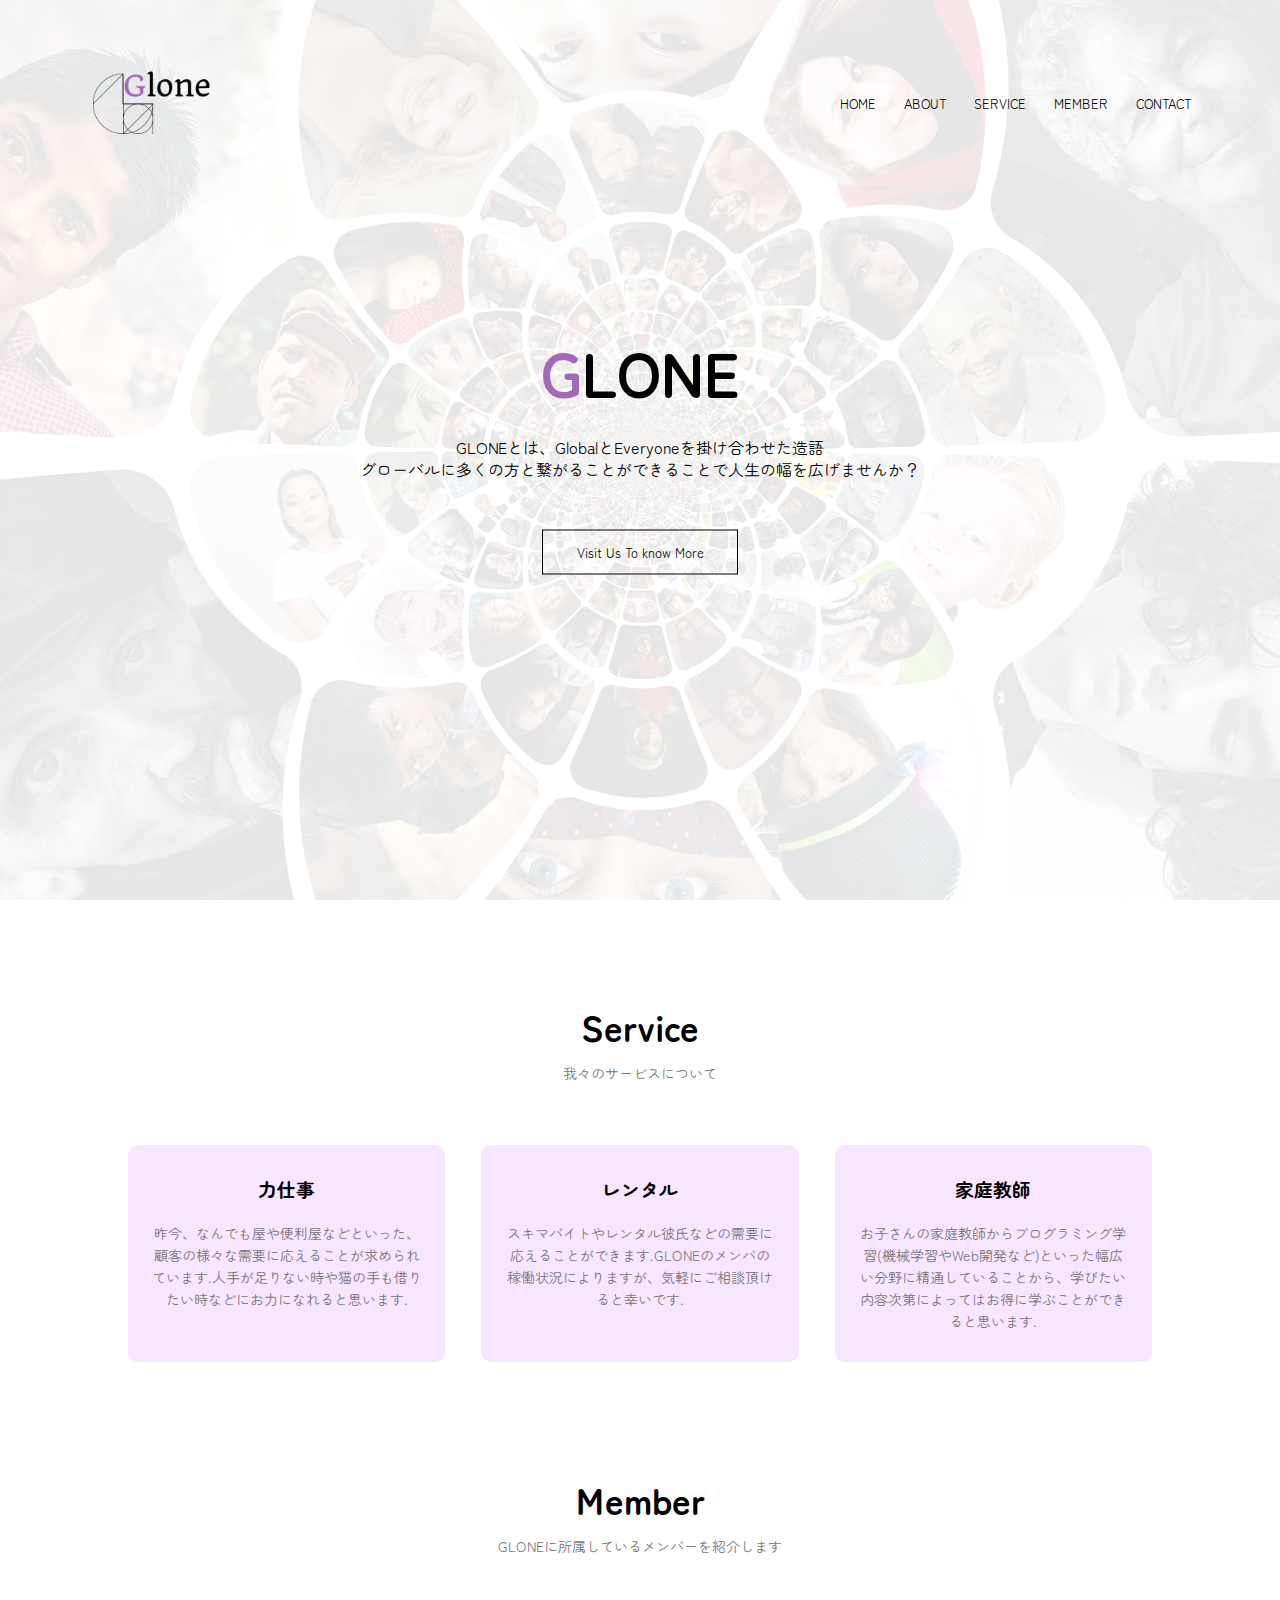
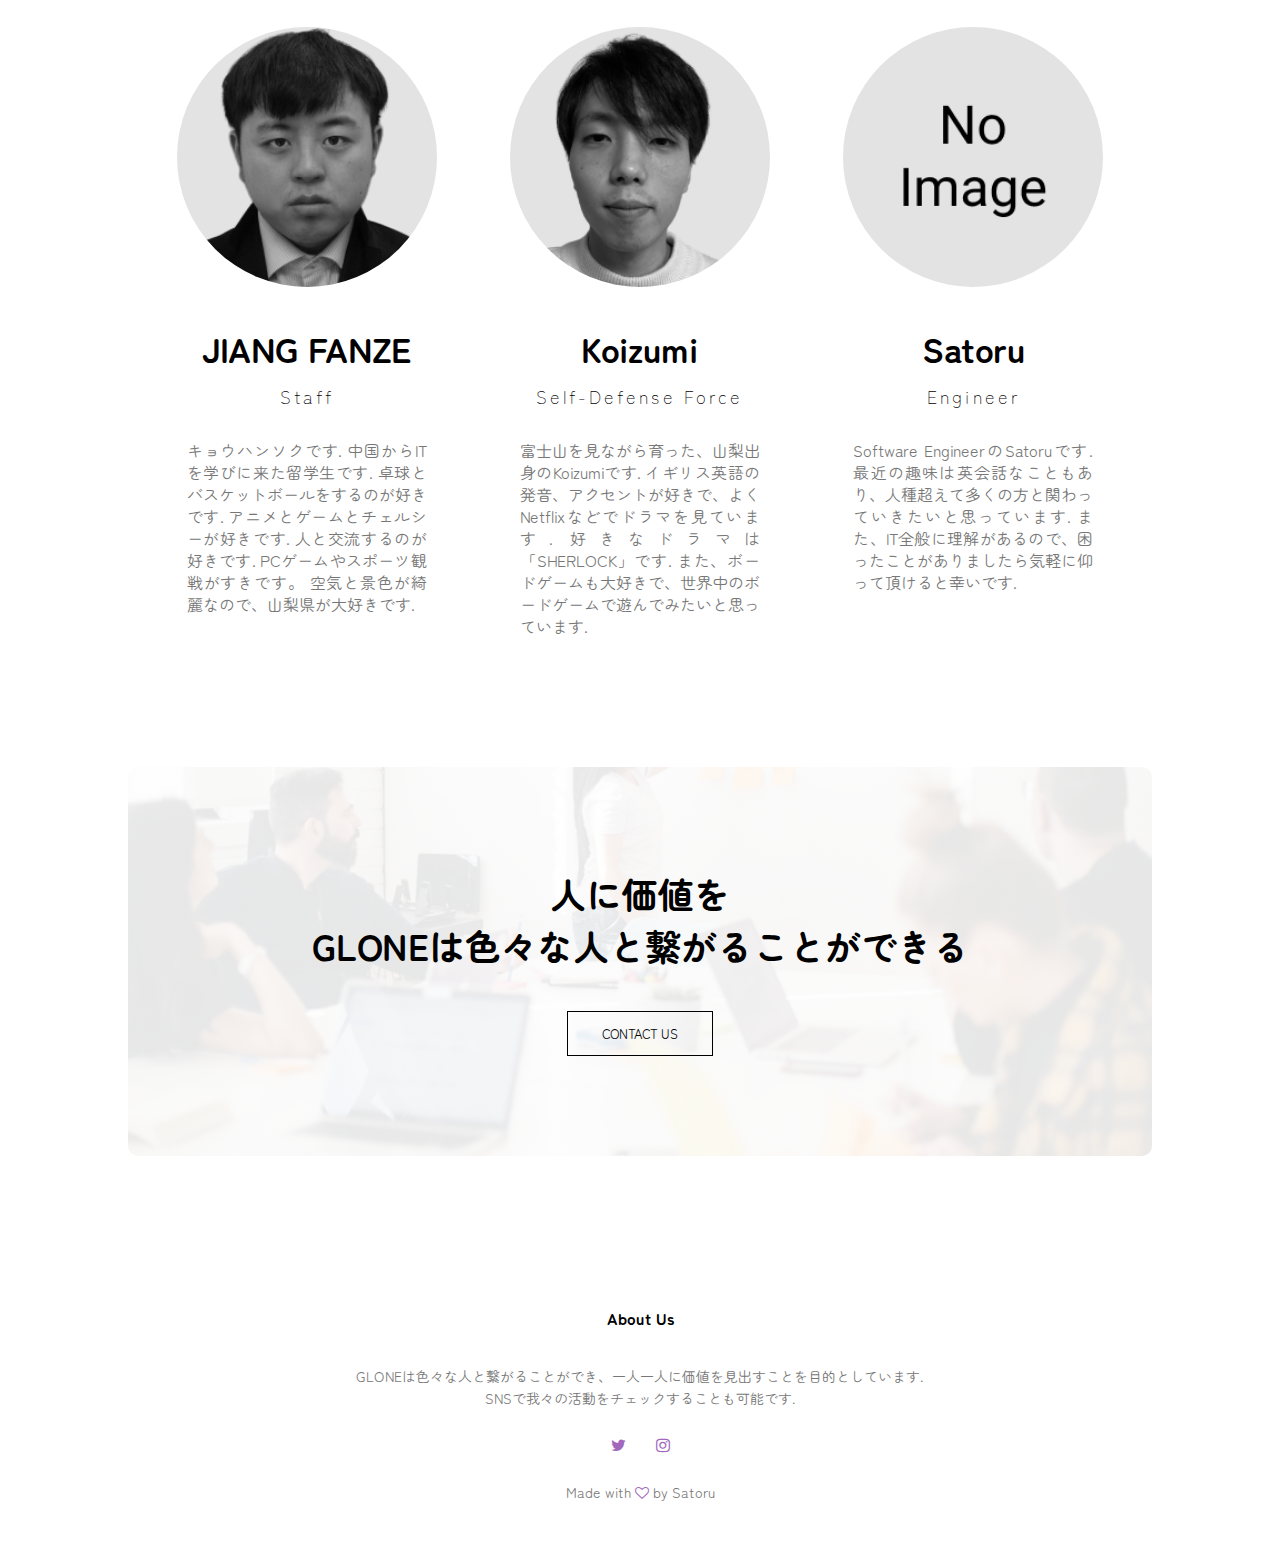
<file: index.html>
<!DOCTYPE html>
<html>
    <head>
        <meta name="viewport" content="width=device-width, initial-scale=1.0">

        <link rel="stylesheet" href="style.css">

        <link rel="preconnect" href="https://fonts.googleapis.com">
        <link rel="preconnect" href="https://fonts.gstatic.com" crossorigin>
        <link href="https://fonts.googleapis.com/css2?family=Poppins:wght@900&family=Zen+Maru+Gothic:wght@300;500;900&display=swap" rel="stylesheet">

        <link rel="stylesheet" href="https://stackpath.bootstrapcdn.com/font-awesome/4.7.0/css/font-awesome.min.css">

        <title>University Website Design - Easy Tutorials</title>
    </head>
    <body>
        
        <section class="header">
            <nav>
                <a href="index.html"><img src="images/logo.png"></a>
                <div class="nav-links" id="navLinks">
                    <i class="fa fa-times" onclick="hideMenu()"></i>
                    <ul>
                        <li><a href="index.html">HOME</a></li>
                        <li><a href="about.html">ABOUT</a></li>
                        <li><a href="service.html">SERVICE</a></li>
                        <li><a href="member.html">MEMBER</a></li>
                        <li><a href="contact.html">CONTACT</a></li>
                    </ul>
                </div>
                <i class="fa fa-bars" onclick="showMenu()"></i>
            </nav>
            <div class="text-box">
                <h1><font color="#a168bb">G</font>LONE</h1>
                <p>
                    GLONEとは、GlobalとEveryoneを掛け合わせた造語
                    <br>
                    グローバルに多くの方と繋がることができることで人生の幅を広げませんか？
                </p>
                <a href="about.html" class="hero-btn">Visit Us To know More</a>
            </div>
        </section>

        <section class="course">
            
            <h1>Service</h1>
            <p>我々のサービスについて</p>

            <div class="row">
                <div class="course-col">
                    <h3>力仕事</h3>
                    <p>
                        昨今、なんでも屋や便利屋などといった、顧客の様々な需要に応えることが求められています.人手が足りない時や猫の手も借りたい時などにお力になれると思います.
                    </p>
                </div>
                <div class="course-col">
                    <h3>レンタル</h3>
                    <p>
                        スキマバイトやレンタル彼氏などの需要に応えることができます.GLONEのメンバの稼働状況によりますが、気軽にご相談頂けると幸いです.
                    </p>
                </div>
                <div class="course-col">
                    <h3>家庭教師</h3>
                    <p>
                        お子さんの家庭教師からプログラミング学習(機械学習やWeb開発など)といった幅広い分野に精通していることから、学びたい内容次第によってはお得に学ぶことができると思います.
                    </p>
                </div>
            </div>

        </section>

        <section class="member">
            
            <h1>Member</h1>
            <p>GLONEに所属しているメンバーを紹介します</p>

            <div class="profiles">
                <div class="profile">
                    <img src="images/01.png" class="profile-img">
                    <h3 class="user-name">JIANG FANZE</h3>
                    <h5>Staff</h5>
                    <p>
                        キョウハンソクです.
                        中国からITを学びに来た留学生です.
                        卓球とバスケットボールをするのが好きです.
                        アニメとゲームとチェルシーが好きです.
                        人と交流するのが好きです.
                        PCゲームやスポーツ観戦がすきです。
                        空気と景色が綺麗なので、山梨県が大好きです.
                    </p>
                    <!-- <a href="about.html" class="hero-btn">Visit Us To know More</a> -->
                </div>
                <div class="profile">
                    <img src="images/02.png" class="profile-img">
                    <h3 class="user-name">Koizumi</h3>
                    <h5>Self-Defense Force</h5>
                    <p>
                        富士山を見ながら育った、山梨出身のKoizumiです.
                        イギリス英語の発音、アクセントが好きで、よくNetflixなどでドラマを見ています.
                        好きなドラマは「SHERLOCK」です.
                        また、ボードゲームも大好きで、世界中のボードゲームで遊んでみたいと思っています.
                    </p>
                    <!-- <a href="about.html" class="hero-btn">Visit Us To know More</a> -->
                </div>
                <div class="profile">
                    <img src="images/00.png" class="profile-img">
                    <h3 class="user-name">Satoru</h3>
                    <h5>Engineer</h5>
                    <p>
                        Software EngineerのSatoruです.
                        最近の趣味は英会話なこともあり、人種超えて多くの方と関わっていきたいと思っています.
                        また、IT全般に理解があるので、困ったことがありましたら気軽に仰って頂けると幸いです.
                    </p>
                    <!-- <a href="about.html" class="hero-btn">Visit Us To know More</a> -->
                </div>
            </div>
        </section>

        <section class="cta">

            <h1>
                人に価値を
                <br>
                GLONEは色々な人と繋がることができる
            </h1>
            <a href="contact.html" class="hero-btn">CONTACT US</a>
            

        </section>

        <section class="footer">

            <h4>About Us</h4>
            <p>
                GLONEは色々な人と繋がることができ、一人一人に価値を見出すことを目的としています.
                <br>
                SNSで我々の活動をチェックすることも可能です.
            </p>
            <div class="icons">
                <a href="https://twitter.com/hillsco73137942"><i class="fa fa-twitter"></i></a>
                <a href=""></a><i class="fa fa-instagram"></i></a>
            </div>
            <p>Made with <i class="fa fa-heart-o"></i> by Satoru</p>

        </section>

        <script>
            
            var navLinks = document.getElementById("navLinks");

            function showMenu(){
                navLinks.style.right = "0";
            }

            function hideMenu(){
                navLinks.style.right = "-200px";
            }

        </script>
    </body>
</html>
</file>
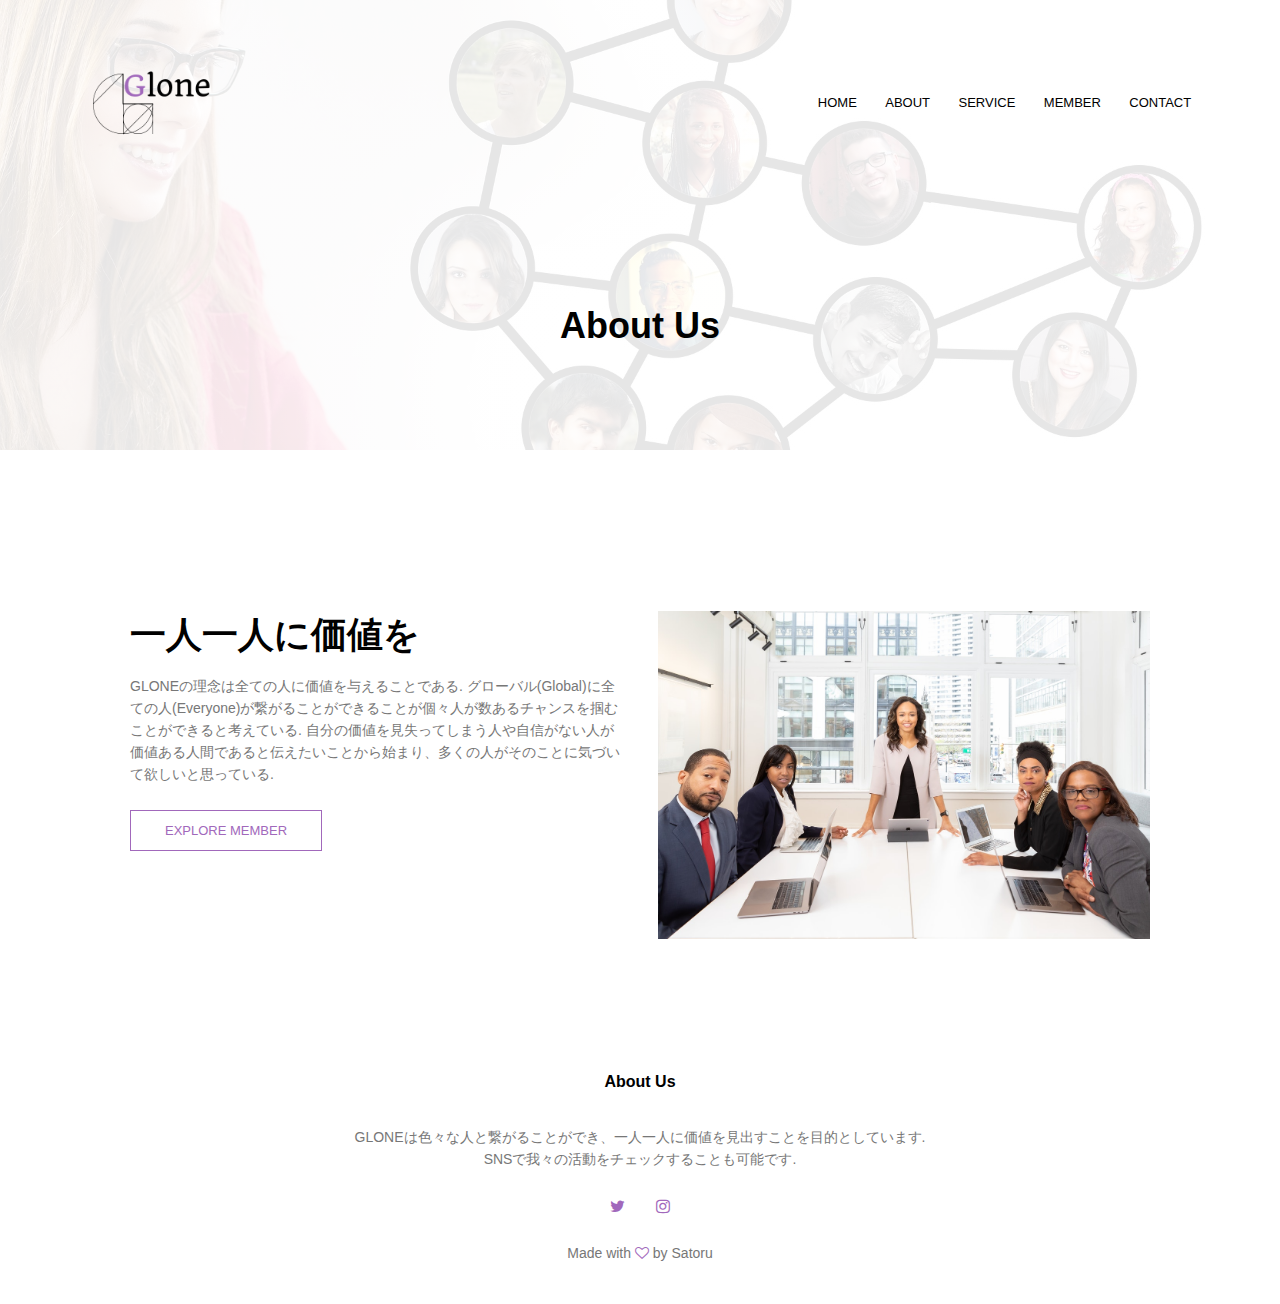
<file: about.html>
<!DOCTYPE html>
<html>
    <head>
        <meta name="viewport" content="width=device-width, initial-scale=1.0">

        <link rel="stylesheet" href="style.css">
        <link rel="preconnect" href="https://fonts.googleapis.com">
        <link rel="preconnect" href="https://fonts.gstatic.com" crossorigin>
        <link href="https://fonts.googleapis.com/css2?family=Poppins:wght@700&display=swap" rel="stylesheet">
        <link rel="stylesheet" href="https://stackpath.bootstrapcdn.com/font-awesome/4.7.0/css/font-awesome.min.css">

        <title>University Website Design - Easy Tutorials</title>
    </head>
    <body>
        <section class="sub-header">
            <nav>
                <a href="index.html"><img src="images/logo.png"></a>
                <div class="nav-links" id="navLinks">
                    <i class="fa fa-times" onclick="hideMenu()"></i>
                    <ul>
                        <li><a href="index.html">HOME</a></li>
                        <li><a href="about.html">ABOUT</a></li>
                        <li><a href="service.html">SERVICE</a></li>
                        <li><a href="member.html">MEMBER</a></li>
                        <li><a href="contact.html">CONTACT</a></li>
                    </ul>
                </div>
                <i class="fa fa-bars" onclick="showMenu()"></i>
            </nav>

            <h1>About Us</h1>
        </section>
        
        <section class="about-us">
            
            <div class="row">
                <div class="about-col">
                    <h1>一人一人に価値を</h1>
                    <p>
                        GLONEの理念は全ての人に価値を与えることである.
                        グローバル(Global)に全ての人(Everyone)が繋がることができることが個々人が数あるチャンスを掴むことができると考えている.
                        自分の価値を見失ってしまう人や自信がない人が価値ある人間であると伝えたいことから始まり、多くの人がそのことに気づいて欲しいと思っている.
                    </p>
                    <a href="member.html" class="hero-btn red-btn">EXPLORE MEMBER</a>
                </div>
                <div class="about-col">
                    <img src="images/about.jpg">
                </div>
            </div>

        </section>

        <section class="footer">

            <h4>About Us</h4>
            <p>
                GLONEは色々な人と繋がることができ、一人一人に価値を見出すことを目的としています.
                <br>
                SNSで我々の活動をチェックすることも可能です.
            </p>
            <div class="icons">
                <a href="https://twitter.com/hillsco73137942"><i class="fa fa-twitter"></i></a>
                <a href=""></a><i class="fa fa-instagram"></i></a>
            </div>
            <p>Made with <i class="fa fa-heart-o"></i> by Satoru</p>

        </section>

        <script>
            
            var navLinks = document.getElementById("navLinks");

            function showMenu(){
                navLinks.style.right = "0";
            }

            function hideMenu(){
                navLinks.style.right = "-200px";
            }

        </script>
    </body>
</html>
</file>
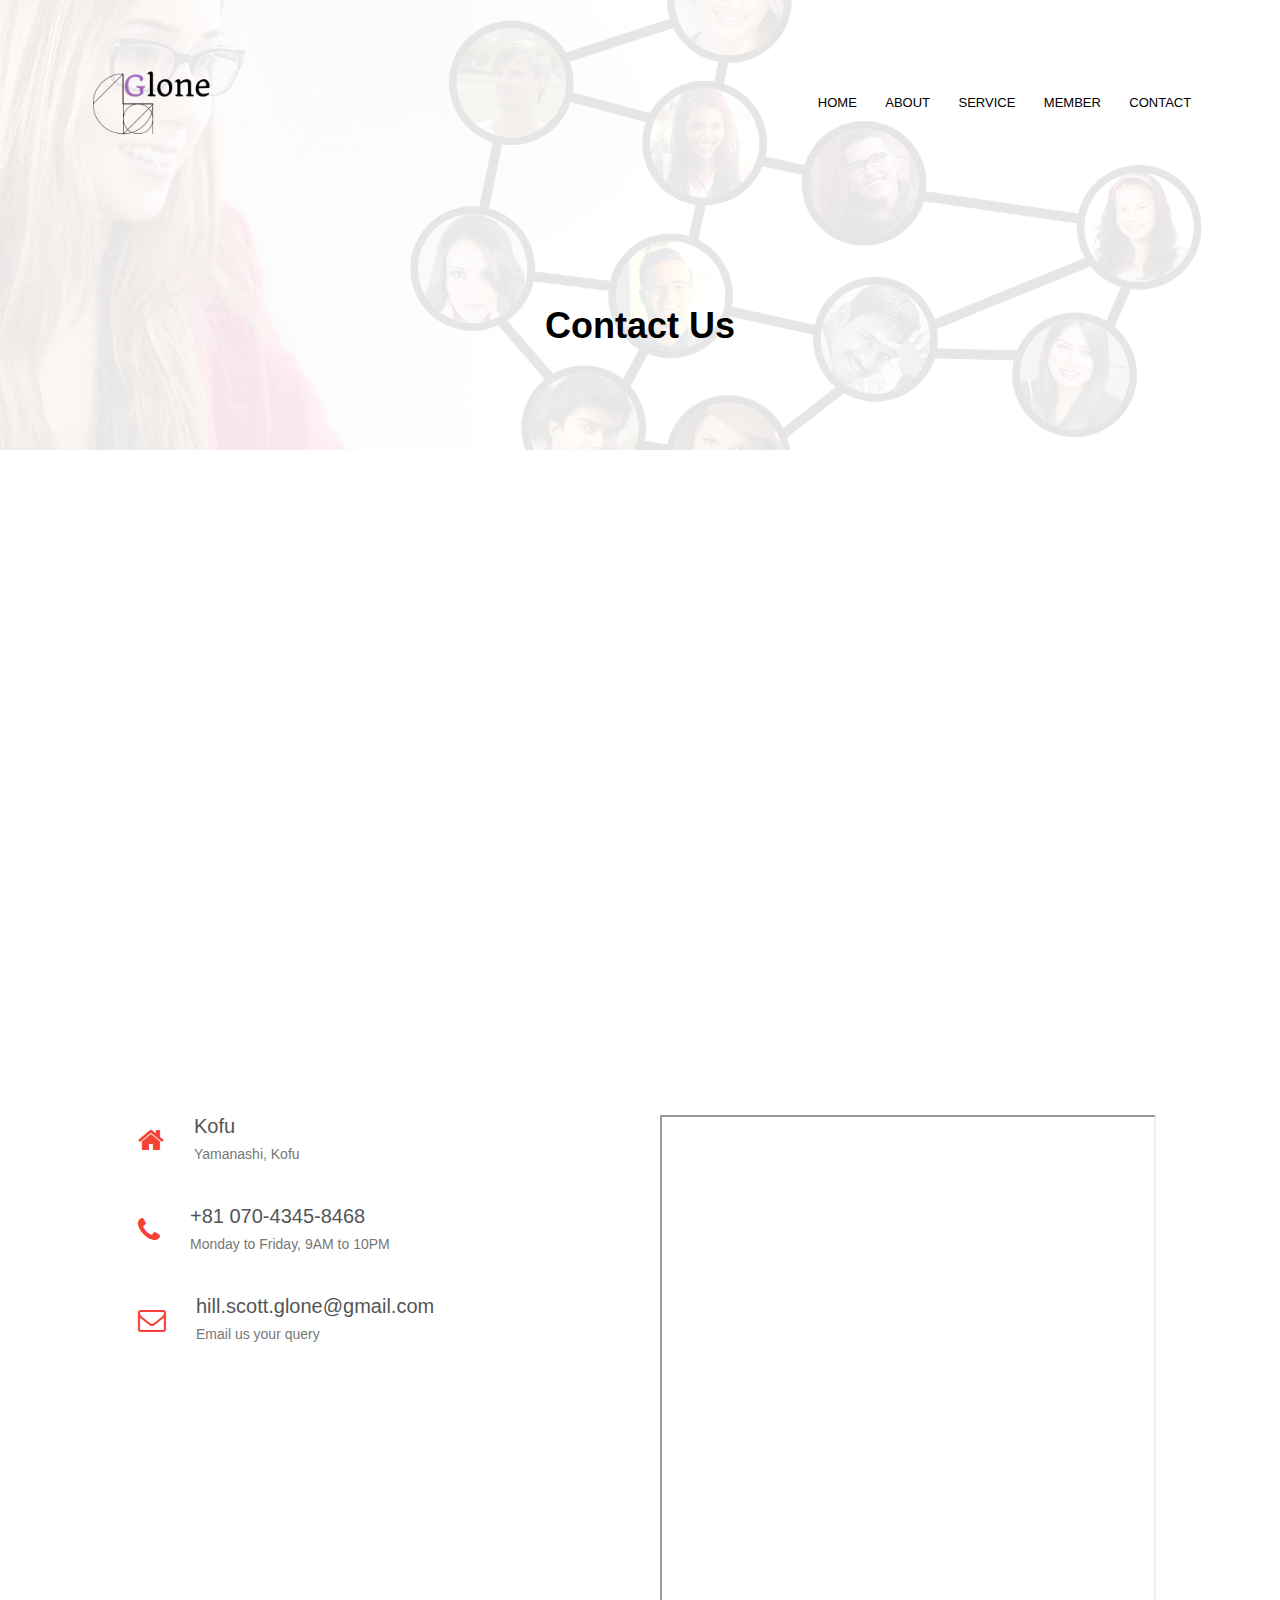
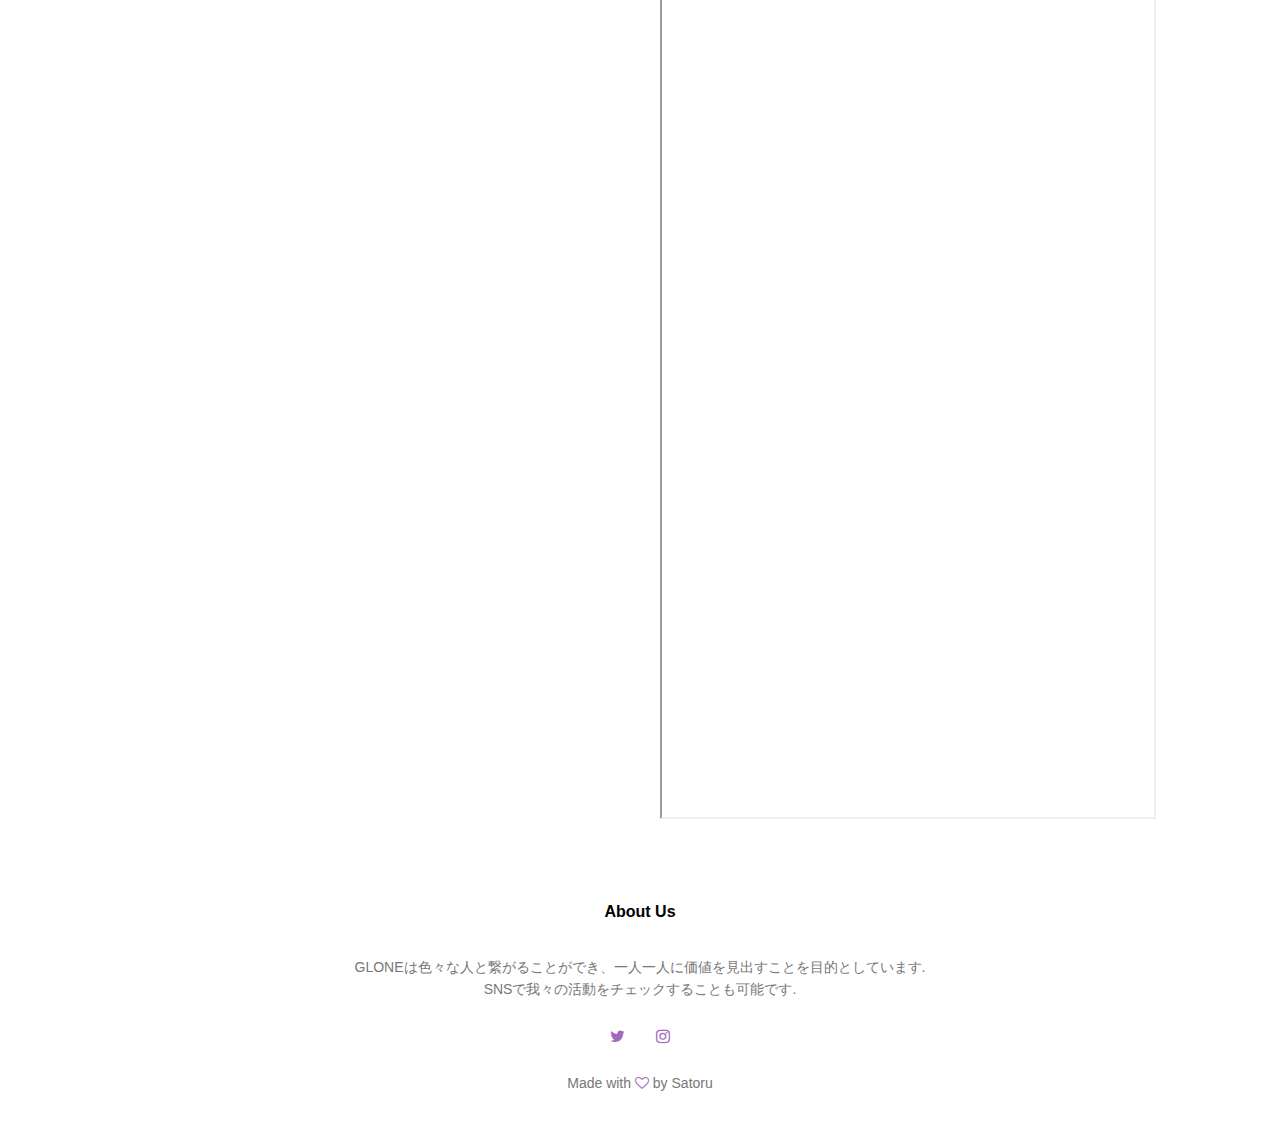
<file: contact.html>
<!DOCTYPE html>
<html>
    <head>
        <meta name="viewport" content="width=device-width, initial-scale=1.0">

        <link rel="stylesheet" href="style.css">
        <link rel="preconnect" href="https://fonts.googleapis.com">
        <link rel="preconnect" href="https://fonts.gstatic.com" crossorigin>
        <link href="https://fonts.googleapis.com/css2?family=Poppins:wght@700&display=swap" rel="stylesheet">
        <link rel="stylesheet" href="https://stackpath.bootstrapcdn.com/font-awesome/4.7.0/css/font-awesome.min.css">

        <title>University Website Design - Easy Tutorials</title>
    </head>
    <body>
        <section class="sub-header">
            <nav>
                <a href="index.html"><img src="images/logo.png"></a>
                <div class="nav-links" id="navLinks">
                    <i class="fa fa-times" onclick="hideMenu()"></i>
                    <ul>
                        <li><a href="index.html">HOME</a></li>
                        <li><a href="about.html">ABOUT</a></li>
                        <li><a href="service.html">SERVICE</a></li>
                        <li><a href="member.html">MEMBER</a></li>
                        <li><a href="contact.html">CONTACT</a></li>
                    </ul>
                </div>
                <i class="fa fa-bars" onclick="showMenu()"></i>
            </nav>

            <h1>Contact Us</h1>
        </section>
        
        <section class="location">

            <iframe src="https://www.google.com/maps/embed?pb=!1m18!1m12!1m3!1d25927.41615645263!2d138.5693184!3d35.67879895000001!2m3!1f0!2f0!3f0!3m2!1i1024!2i768!4f13.1!3m3!1m2!1s0x601bf9cdf4eccecf%3A0xa57a9115e4b08a37!2sK%C5%8Dfu%20Station!5e0!3m2!1sen!2sjp!4v1639032284495!5m2!1sen!2sjp" width="600" height="450" style="border:0;" allowfullscreen="" loading="lazy"></iframe>
            
        </section>

        <section class="contact-us">
            <div class="row">
                <div class="contact-col">
                    <div>
                        <i class="fa fa-home"></i>
                        <span>
                            <h5>Kofu</h5>
                            <p>Yamanashi, Kofu</p>
                        </span>
                    </div>
                    <div>
                        <i class="fa fa-phone"></i>
                        <span>
                            <h5>+81 070-4345-8468</h5>
                            <p>Monday to Friday, 9AM to 10PM</p>
                        </span>
                    </div>
                    <div>
                        <i class="fa fa-envelope-o"></i>
                        <span>
                            <h5>hill.scott.glone@gmail.com</h5>
                            <p>Email us your query</p>
                        </span>
                    </div>
                </div>
                <div class="contact-col">

                    <iframe src="https://docs.google.com/forms/d/e/1FAIpQLScCm3VpKZPUhLWWt9T65_rUMl5kwYE5D_RtJWVNIkxHjN79Aw/viewform?embedded=true">読み込んでいます…</iframe>
                
                </div>
            </div>
        </section>

        <section class="footer">

            <h4>About Us</h4>
            <p>
                GLONEは色々な人と繋がることができ、一人一人に価値を見出すことを目的としています.
                <br>
                SNSで我々の活動をチェックすることも可能です.
            </p>
            <div class="icons">
                <a href="https://twitter.com/hillsco73137942"><i class="fa fa-twitter"></i></a>
                <a href=""></a><i class="fa fa-instagram"></i></a>
            </div>
            <p>Made with <i class="fa fa-heart-o"></i> by Satoru</p>

        </section>

        <script>
            
            var navLinks = document.getElementById("navLinks");

            function showMenu(){
                navLinks.style.right = "0";
            }

            function hideMenu(){
                navLinks.style.right = "-200px";
            }

        </script>
    </body>
</html>
</file>
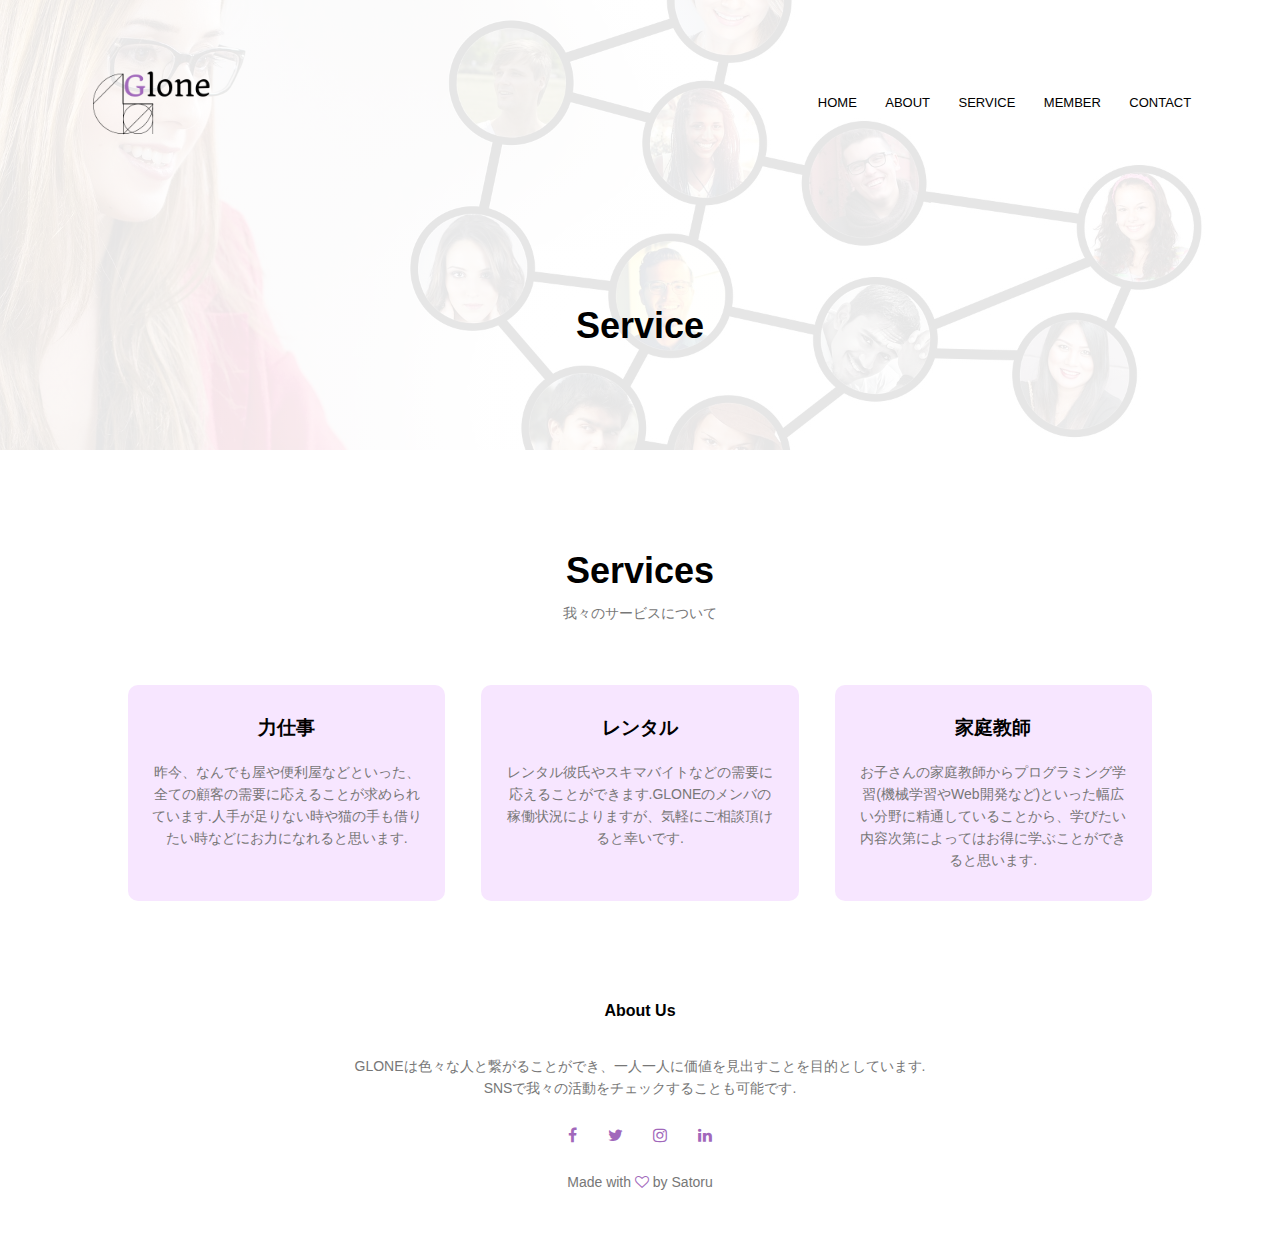
<file: course.html>
<!DOCTYPE html>
<html>
    <head>
        <meta name="viewport" content="width=device-width, initial-scale=1.0">

        <link rel="stylesheet" href="style.css">
        <link rel="preconnect" href="https://fonts.googleapis.com">
        <link rel="preconnect" href="https://fonts.gstatic.com" crossorigin>
        <link href="https://fonts.googleapis.com/css2?family=Poppins:wght@700&display=swap" rel="stylesheet">
        <link rel="stylesheet" href="https://stackpath.bootstrapcdn.com/font-awesome/4.7.0/css/font-awesome.min.css">

        <title>University Website Design - Easy Tutorials</title>
    </head>
    <body>
        <section class="sub-header">
            <nav>
                <a href="index.html"><img src="images/logo.png"></a>
                <div class="nav-links" id="navLinks">
                    <i class="fa fa-times" onclick="hideMenu()"></i>
                    <ul>
                        <li><a href="index.html">HOME</a></li>
                        <li><a href="about.html">ABOUT</a></li>
                        <li><a href="course.html">SERVICE</a></li>
                        <li><a href="blog.html">MEMBER</a></li>
                        <li><a href="contact.html">CONTACT</a></li>
                    </ul>
                </div>
                <i class="fa fa-bars" onclick="showMenu()"></i>
            </nav>

            <h1>Service</h1>
        </section>
      
        <section class="course">
            
            <h1>Services</h1>
            <p>我々のサービスについて</p>

            <div class="row">
                <div class="course-col">
                    <h3>力仕事</h3>
                    <p>
                        昨今、なんでも屋や便利屋などといった、全ての顧客の需要に応えることが求められています.人手が足りない時や猫の手も借りたい時などにお力になれると思います.
                    </p>
                </div>
                <div class="course-col">
                    <h3>レンタル</h3>
                    <p>
                        レンタル彼氏やスキマバイトなどの需要に応えることができます.GLONEのメンバの稼働状況によりますが、気軽にご相談頂けると幸いです.
                    </p>
                </div>
                <div class="course-col">
                    <h3>家庭教師</h3>
                    <p>
                        お子さんの家庭教師からプログラミング学習(機械学習やWeb開発など)といった幅広い分野に精通していることから、学びたい内容次第によってはお得に学ぶことができると思います.
                    </p>
                </div>
            </div>

        </section>
      
        <section class="footer">

            <h4>About Us</h4>
            <p>
                GLONEは色々な人と繋がることができ、一人一人に価値を見出すことを目的としています.
                <br>
                SNSで我々の活動をチェックすることも可能です.
            </p>
            <div class="icons">
                <i class="fa fa-facebook"></i>
                <i class="fa fa-twitter"></i>
                <i class="fa fa-instagram"></i>
                <i class="fa fa-linkedin"></i>
            </div>
            <p>Made with <i class="fa fa-heart-o"></i> by Satoru</p>

        </section>

        <script>
            
            var navLinks = document.getElementById("navLinks");

            function showMenu(){
                navLinks.style.right = "0";
            }

            function hideMenu(){
                navLinks.style.right = "-200px";
            }

        </script>
    </body>
</html>
</file>
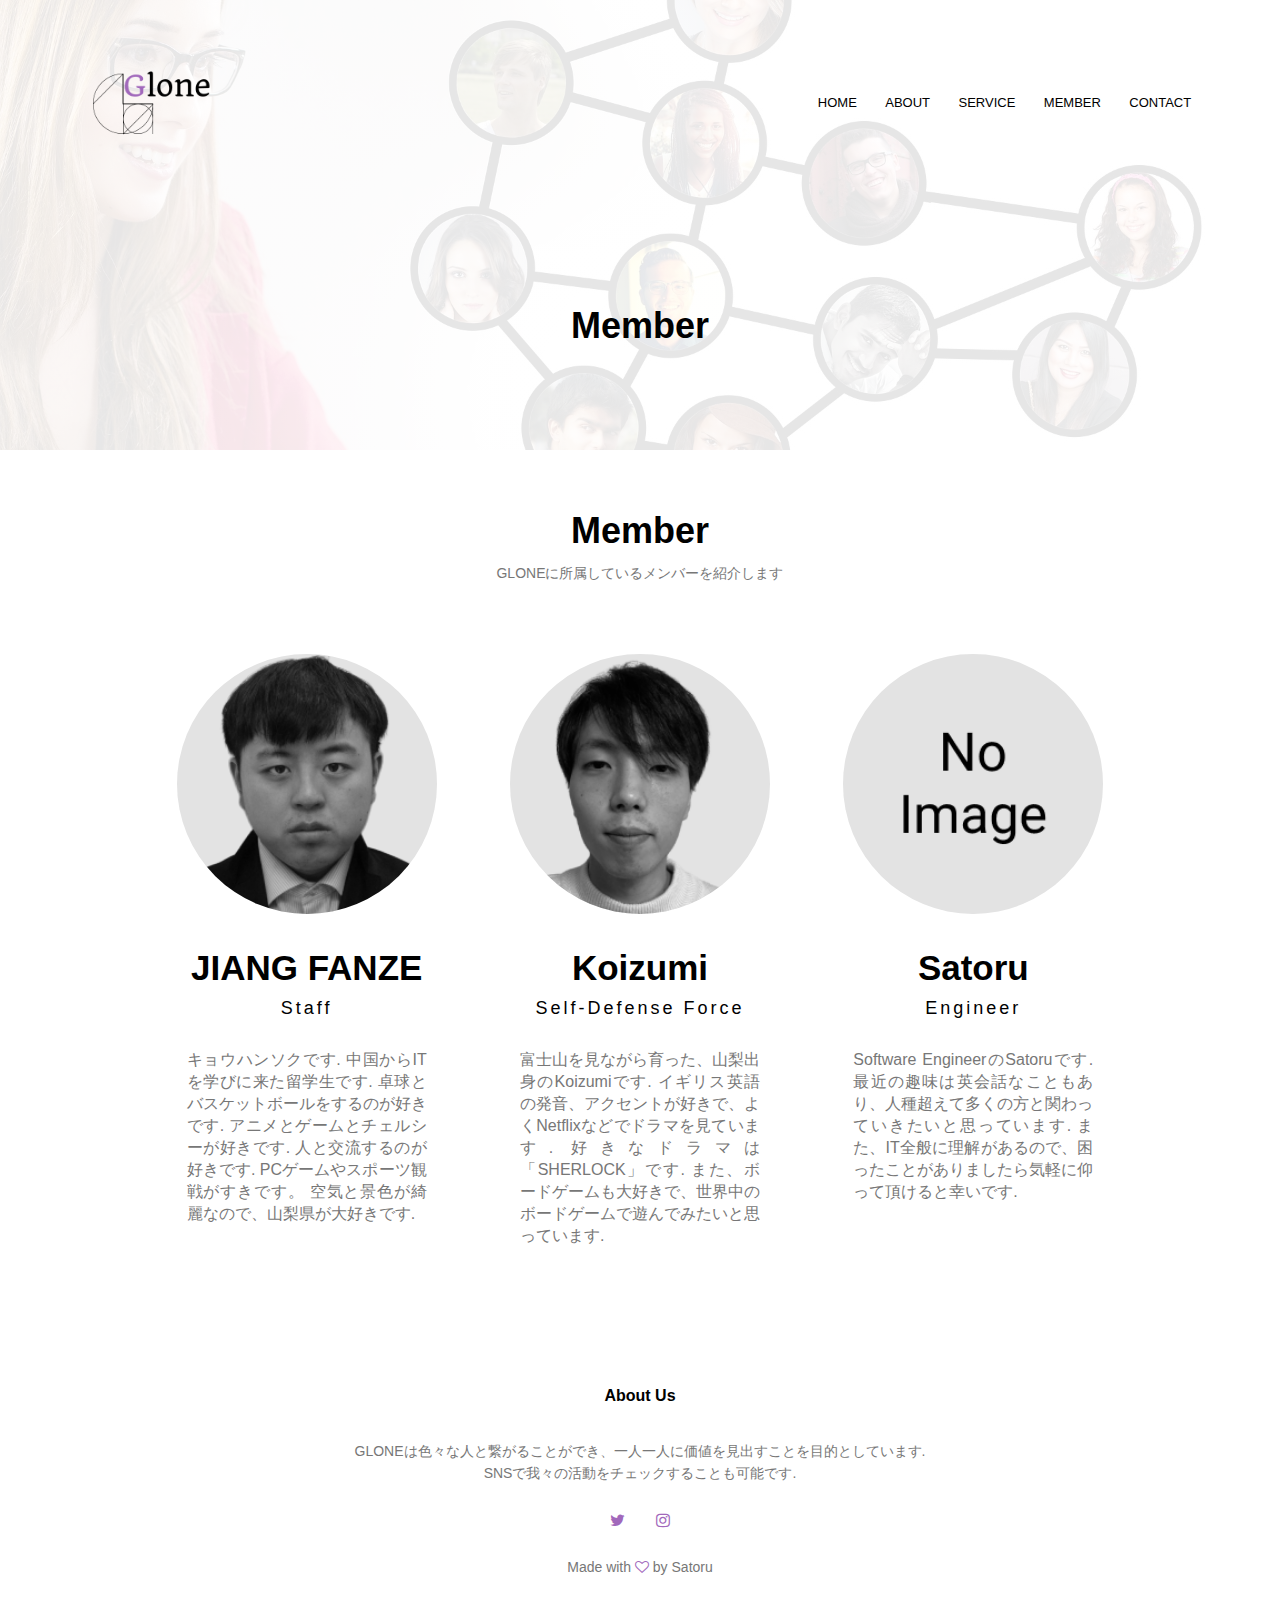
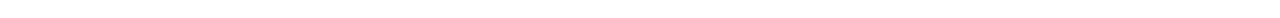
<file: member.html>
<!DOCTYPE html>
<html>
    <head>
        <meta name="viewport" content="width=device-width, initial-scale=1.0">

        <link rel="stylesheet" href="style.css">
        <link rel="preconnect" href="https://fonts.googleapis.com">
        <link rel="preconnect" href="https://fonts.gstatic.com" crossorigin>
        <link href="https://fonts.googleapis.com/css2?family=Poppins:wght@700&display=swap" rel="stylesheet">
        <link rel="stylesheet" href="https://stackpath.bootstrapcdn.com/font-awesome/4.7.0/css/font-awesome.min.css">

        <title>University Website Design - Easy Tutorials</title>
    </head>
    <body>
        <section class="sub-header">
            <nav>
                <a href="index.html"><img src="images/logo.png"></a>
                <div class="nav-links" id="navLinks">
                    <i class="fa fa-times" onclick="hideMenu()"></i>
                    <ul>
                        <li><a href="index.html">HOME</a></li>
                        <li><a href="about.html">ABOUT</a></li>
                        <li><a href="service.html">SERVICE</a></li>
                        <li><a href="member.html">MEMBER</a></li>
                        <li><a href="contact.html">CONTACT</a></li>
                    </ul>
                </div>
                <i class="fa fa-bars" onclick="showMenu()"></i>
            </nav>

            <h1>Member</h1>
        </section>
      
        <section class="member">
            
            <h1>Member</h1>
            <p>GLONEに所属しているメンバーを紹介します</p>

            <div class="profiles">
                <div class="profile">
                    <img src="images/01.png" class="profile-img">
                    <h3 class="user-name">JIANG FANZE</h3>
                    <h5>Staff</h5>
                    <p>
                        キョウハンソクです.
                        中国からITを学びに来た留学生です.
                        卓球とバスケットボールをするのが好きです.
                        アニメとゲームとチェルシーが好きです.
                        人と交流するのが好きです.
                        PCゲームやスポーツ観戦がすきです。
                        空気と景色が綺麗なので、山梨県が大好きです.
                    </p>
                    <!-- <a href="about.html" class="hero-btn">Visit Us To know More</a> -->
                </div>
                <div class="profile">
                    <img src="images/02.png" class="profile-img">
                    <h3 class="user-name">Koizumi</h3>
                    <h5>Self-Defense Force</h5>
                    <p>
                        富士山を見ながら育った、山梨出身のKoizumiです.
                        イギリス英語の発音、アクセントが好きで、よくNetflixなどでドラマを見ています.
                        好きなドラマは「SHERLOCK」です.
                        また、ボードゲームも大好きで、世界中のボードゲームで遊んでみたいと思っています.
                    </p>
                    <!-- <a href="about.html" class="hero-btn">Visit Us To know More</a> -->
                </div>
                <div class="profile">
                    <img src="images/00.png" class="profile-img">
                    <h3 class="user-name">Satoru</h3>
                    <h5>Engineer</h5>
                    <p>
                        Software EngineerのSatoruです.
                        最近の趣味は英会話なこともあり、人種超えて多くの方と関わっていきたいと思っています.
                        また、IT全般に理解があるので、困ったことがありましたら気軽に仰って頂けると幸いです.
                    </p>
                    <!-- <a href="about.html" class="hero-btn">Visit Us To know More</a> -->
                </div>
            </div>
        </section>
      
        <section class="footer">

            <h4>About Us</h4>
            <p>
                GLONEは色々な人と繋がることができ、一人一人に価値を見出すことを目的としています.
                <br>
                SNSで我々の活動をチェックすることも可能です.
            </p>
            <div class="icons">
                <a href="https://twitter.com/hillsco73137942"><i class="fa fa-twitter"></i></a>
                <a href=""></a><i class="fa fa-instagram"></i></a>
            </div>
            <p>Made with <i class="fa fa-heart-o"></i> by Satoru</p>

        </section>

        <script>
            
            var navLinks = document.getElementById("navLinks");

            function showMenu(){
                navLinks.style.right = "0";
            }

            function hideMenu(){
                navLinks.style.right = "-200px";
            }

        </script>
    </body>
</html>
</file>
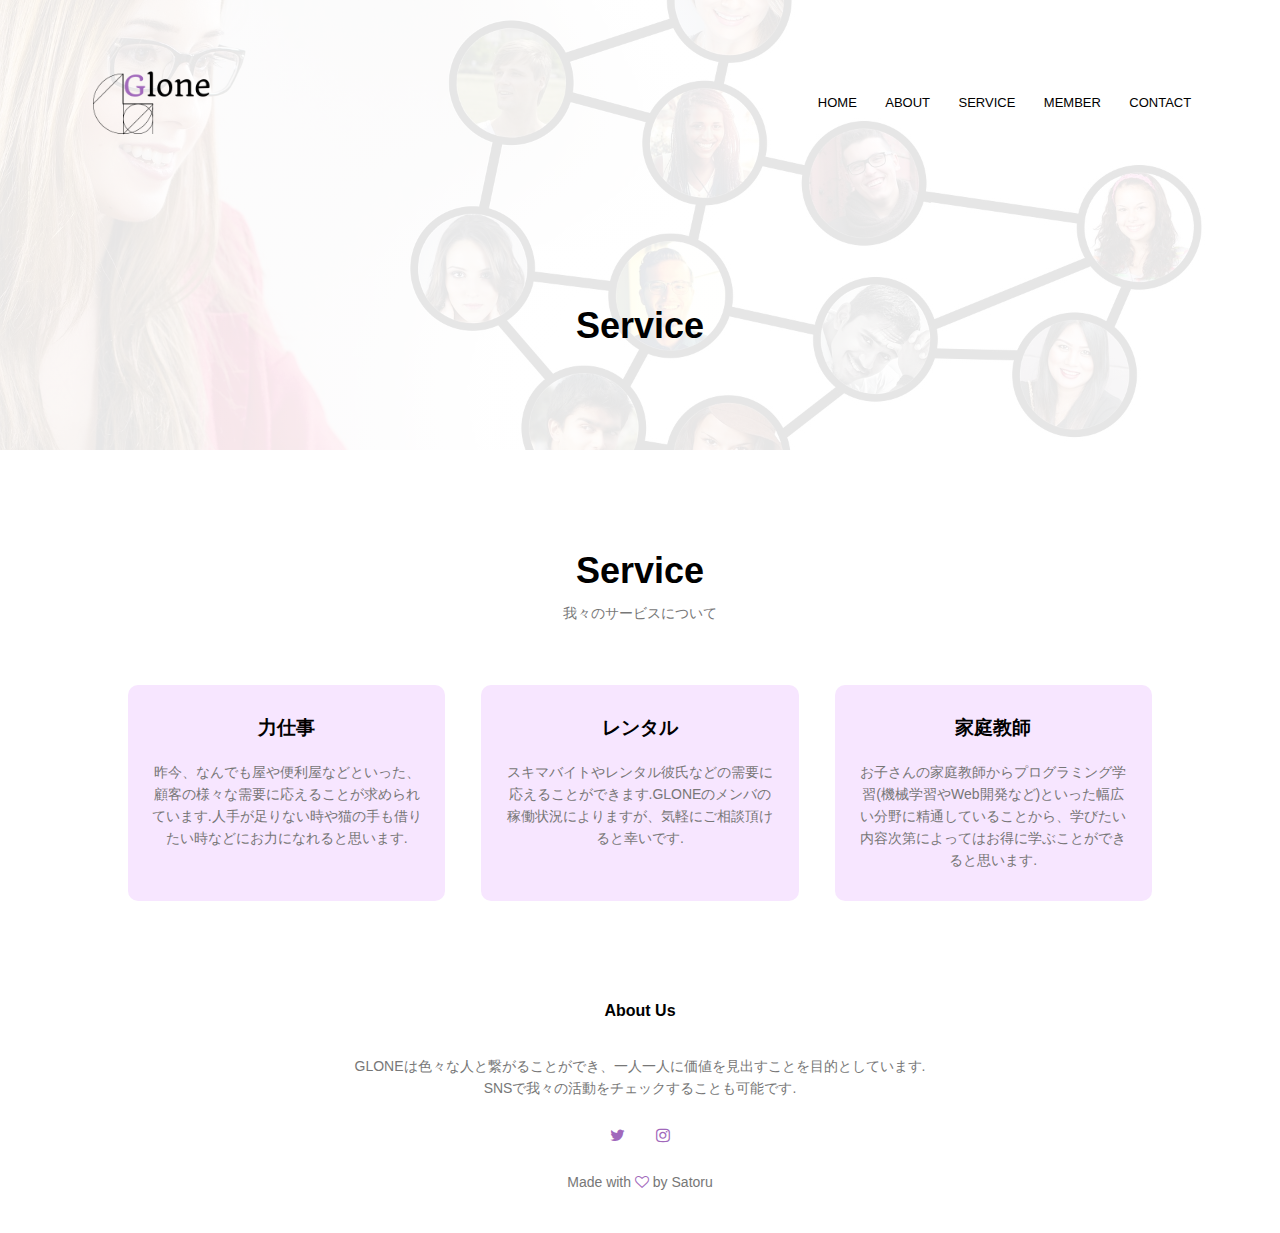
<file: service.html>
<!DOCTYPE html>
<html>
    <head>
        <meta name="viewport" content="width=device-width, initial-scale=1.0">

        <link rel="stylesheet" href="style.css">
        <link rel="preconnect" href="https://fonts.googleapis.com">
        <link rel="preconnect" href="https://fonts.gstatic.com" crossorigin>
        <link href="https://fonts.googleapis.com/css2?family=Poppins:wght@700&display=swap" rel="stylesheet">
        <link rel="stylesheet" href="https://stackpath.bootstrapcdn.com/font-awesome/4.7.0/css/font-awesome.min.css">

        <title>University Website Design - Easy Tutorials</title>
    </head>
    <body>
        <section class="sub-header">
            <nav>
                <a href="index.html"><img src="images/logo.png"></a>
                <div class="nav-links" id="navLinks">
                    <i class="fa fa-times" onclick="hideMenu()"></i>
                    <ul>
                        <li><a href="index.html">HOME</a></li>
                        <li><a href="about.html">ABOUT</a></li>
                        <li><a href="service.html">SERVICE</a></li>
                        <li><a href="member.html">MEMBER</a></li>
                        <li><a href="contact.html">CONTACT</a></li>
                    </ul>
                </div>
                <i class="fa fa-bars" onclick="showMenu()"></i>
            </nav>

            <h1>Service</h1>
        </section>
      
        <section class="course">
            
            <h1>Service</h1>
            <p>我々のサービスについて</p>

            <div class="row">
                <div class="course-col">
                    <h3>力仕事</h3>
                    <p>
                        昨今、なんでも屋や便利屋などといった、顧客の様々な需要に応えることが求められています.人手が足りない時や猫の手も借りたい時などにお力になれると思います.
                    </p>
                </div>
                <div class="course-col">
                    <h3>レンタル</h3>
                    <p>
                        スキマバイトやレンタル彼氏などの需要に応えることができます.GLONEのメンバの稼働状況によりますが、気軽にご相談頂けると幸いです.
                    </p>
                </div>
                <div class="course-col">
                    <h3>家庭教師</h3>
                    <p>
                        お子さんの家庭教師からプログラミング学習(機械学習やWeb開発など)といった幅広い分野に精通していることから、学びたい内容次第によってはお得に学ぶことができると思います.
                    </p>
                </div>
            </div>

        </section>
      
        <section class="footer">

            <h4>About Us</h4>
            <p>
                GLONEは色々な人と繋がることができ、一人一人に価値を見出すことを目的としています.
                <br>
                SNSで我々の活動をチェックすることも可能です.
            </p>
            <div class="icons">
                <a href="https://twitter.com/hillsco73137942"><i class="fa fa-twitter"></i></a>
                <a href=""></a><i class="fa fa-instagram"></i></a>
            </div>
            <p>Made with <i class="fa fa-heart-o"></i> by Satoru</p>

        </section>

        <script>
            
            var navLinks = document.getElementById("navLinks");

            function showMenu(){
                navLinks.style.right = "0";
            }

            function hideMenu(){
                navLinks.style.right = "-200px";
            }

        </script>
    </body>
</html>
</file>
<file: style.css>
*{
    margin: 0;
    padding: 0;
    font-family: 'Poppins', sans-serif;
    font-family: 'Zen Maru Gothic', sans-serif;
}

.header{
    min-height: 100vh;
    width: 100%;
    background-image: linear-gradient(rgba(255, 255, 255, 0.9), rgba(255, 255, 255, 0.9)), url(images/banner.jpg);
    background-position: center;
    background-size: cover;
}

nav{
    display: flex;
    padding: 2% 6%;
    justify-content: space-between;
    align-items: center;
}

nav img{
    width: 150px;
}

.nav-links{
    flex: 1;
    text-align: right;
}

.nav-links ul li {
    list-style: none;
    display: inline-block;
    padding: 8px 12px;
    position: relative;
}

.nav-links ul li a{
   color: #000;
   text-decoration: none;
   font-size: 13px;
}

.nav-links ul li::after{
    content: '';
    width: 0%;
    height: 2px;
    background: #a168bb;
    display: block;
    margin: auto;
    transition: 0.5s;
}

.nav-links ul li:hover::after{
    width: 100%;
}

.text-box{
    width: 90%;
    color: #000;
    position: absolute;
    top: 50%;
    left: 50%;
    transform: translate(-50%, -50%);
    text-align: center;
}

.text-box h1{
    font-size: 62px;
}

.text-box p{
    margin: 10px 0 40px;
    font-size: 16px;
    font-weight: 400;
    color: #000;
}

.hero-btn{
    display: inline-block;
    text-decoration: none;
    color: #000;
    border: 1px solid #000;
    padding: 12px 34px;
    font-size: 13px;
    background: transparent;
    position: relative;
    cursor: pointer;
}

.hero-btn:hover{
    border: 1px solid #a168bb;
    background: #a168bb;
    transition: 1s;
}

nav .fa{
    display: none;
}

@media(max-width: 700px){
    .text-box h1{
        font-size: 20px;
    }
    .text-box p{
        font-size: 11px;
        font-weight: 400;
    }
    .nav-links ul li{
        display: block;
    }
    .nav-links{
        position: fixed;
        background: #a168bb;
        height: 100vh;
        width: 200px;
        top: 0;
        right: -200px;
        text-align: left;
        z-index: 2;
        transition: 1s;
    }
    nav .fa{
        display: block;
        color: #000;
        margin: 10px;
        font-size: 22px;
        cursor: pointer;
    }
    .nav-links ul{
        padding: 30px;
    }
}

/* ----- services ----- */

.course{
    width: 80%;
    margin: auto;
    text-align: center;
    padding-top: 100px;
}

h1{
    font-size: 36px;
    font-weight: 600;
}

p{
    color: #777;
    font-size: 14px;
    font-weight: 400;
    line-height: 22px;
    padding: 10px;
}

.row{
    margin-top: 5%;
    display: flex;
    justify-content: space-between;
}

.course-col{
    flex-basis: 31%;
    background: #f7e6ff;
    border-radius: 10px;
    margin-bottom: 5%;
    padding: 20px 12px;
    box-sizing: border-box;
    transition: 0.5s;
}

h3{
    text-align: center;
    font-weight: 600;
    margin: 10px 0;
}

.course-col:hover{
    box-shadow: 0 0 20px 0px rgba(0, 0, 0, 0.2);
}

@media(max-width: 700px){
    .row{
        flex-direction: column;
    }
}

/* ----- campus ----- */

.campus{
    width: 80%;
    margin: auto;
    text-align: center;
    padding-top: 50px;
}

.campus-col{
    flex-basis: 32%;
    border-radius: 10px;
    margin-bottom: 30px;
    position: relative;
    overflow: hidden;
}

.campus-col img{
    width: 100%;
    display: block;
}

.layer{
    background: transparent;
    height: 100%;
    width: 100%;
    position: absolute;
    top: 0;
    left: 0;
}

.layer:hover{
    background: rgba(226, 0, 0, 0.7);
}

.layer h3{
    width: 100%;
    font-weight: 500;
    color: #fff;
    font-size: 26px;
    bottom: 0;
    left: 50%;
    transform: translateX(-50%);
    position: absolute;
    transition: 0.5s;
}

.layer:hover h3{
    bottom: 49%;
    opacity: 1;
}

/* ----- facilities ----- */

.facilities{
    width: 80%;
    margin: auto;
    text-align: center;
    padding-top: 100px;
}

.facilities-col{
    flex-basis: 31%;
    border-radius: 10px;
    margin-bottom: 5%;
    text-align: left;
}

.facilities-col img{
    width: 100%;
    border-radius: 10px;
}

.facilities-col p{
    padding: 0;
}

.facilities-col h3{
    margin-top: 16px;
    margin-bottom: 15px;
    text-align: left;
}

/* ----- testimonials ----- */

.testimonials{
    width: 80%;
    margin: auto;
    padding-top: 100px;
    text-align: center;
}

.testimonials-col{
    flex-basis: 44%;
    border-radius: 10px;
    margin-bottom: 5%;
    text-align: left;
    background: #f7e6ff;
    padding: 25px;
    cursor: pointer;
    display: flex;
}

.testimonials-col img{
    height: 40px;
    margin-left: 5px;
    margin-right: 30px;
    border-radius: 50%;
}

.testimonials-col p{
    padding: 0;
}

.testimonials-col h3{
    margin-top: 15px;
    text-align: left;
}

.testimonials-col .fa{
    color: #a168bb;
}

@media(max-width: 700px){
    .testimonials-col img{
        margin-left: 0px;
        margin-right: 15px;
    }
}

/* ----- call to action ----- */

.cta{
    margin: 100px auto;
    width: 80%;
    background-image: linear-gradient(rgba(255, 255, 255, 0.9), rgba(255, 255, 255, 0.9)), url(images/banner2.jpg);
    background-position: center;
    background-size: cover;
    border-radius: 10px;
    text-align: center;
    padding: 100px 0;
}

.cta h1{
    color: #000;
    margin-bottom: 40px;
    padding: 0;
}

@media(max-width: 700px){
    .cta h1{
        font-size: 24px;
    }
}

/* ----- footer ----- */

.footer{
    width: 100%;
    text-align: center;
    padding: 30px 0;
}

.footer h4{
    margin-bottom: 25px;
    margin-top: 20px;
    font-weight: 600;
}

.icons .fa{
    color: #a168bb;
    margin: 0 13px;
    cursor: pointer;
    padding: 18px 0;
}

.fa-heart-o{
    color: #a168bb;
}

/* ----- about us page ----- */

.sub-header{
    height: 50vh;
    width: 100%;
    background-image: linear-gradient(rgba(255, 255, 255, 0.9), rgba(255, 255, 255, 0.9)), url(images/background.jpg);
    background-position: center;
    background-size: cover;
    text-align: center;
    color: #000;
}

.sub-header h1{
    margin-top: 100px;
}

.about-us{
    width: 80%;
    margin: auto;
    padding-top: 80px;
    padding-bottom: 50px;
}

.about-col{
    flex-basis: 48%;
    padding: 30px 2px;
}

.about-col img{
    width: 100%;
}

.about-col h1{
    padding-top: 0;
}

.about-col p{
    padding: 15px 0 25px;
}

.red-btn{
    border: 1px solid #a168bb;
    background: transparent;
    color: #a168bb;
}

.red-btn:hover{
    color: #fff;
}

/* ----- blog-content ----- */

.blog-content{
    width: 80%;
    margin: auto;
    padding: 60px 0;
}

.blog-left{
    flex-basis: 65%;
}

.blog-left img{
    width: 100%;
}

.blog-left h2{
    color: #222;
    font-weight: 600;
    margin: 30px 0;
}

.blog-left p{
    color: #999;
    padding: 0;
}

.blog-right{
    flex-basis: 32%;
}

.blog-right h3{
    background: #f44336;
    color: #fff;
    padding: 7px 0;
    font-size: 16px;
    margin-bottom: 20px;
}

.blog-right div{
    display: flex;
    align-items: center;
    justify-content: space-between;
    color: #555;
    padding: 8px;
    box-sizing: border-box;
}

.comment-box{
    border: 1px solid #ccc;
    margin: 50px 0;
    padding: 10px 20px;
}

.comment-box h3{
    text-align: left;
}

.comment-form input, .comment-form textarea{
    width: 100%;
    padding: 10px;
    margin: 15px 0;
    box-sizing: border-box;
    border: none;
    outline: none;
    background: #f0f0f0;
}

.comment-form button{
    margin: 10px 0;
}

@media(max-width: 700px){
    .sub-header h1{
        font-size: 24px;
    }
}

/* ----- contact us ----- */

.location{
    width: 80%;
    margin: auto;
    padding: 80px 0;
}

.location iframe{
    width: 100%;
}

.contact-us{
    width: 80%;
    margin: auto;
}

.contact-col{
    flex-basis: 48%;
    margin-bottom: 30px;
}

.contact-col iframe{
    height: 1300px;
    width: 100%;
}

.contact-col div{
    display: flex;
    align-items: center;
    margin-bottom: 40px;
}

.contact-col div .fa{
    font-size: 28px;
    color: #f44336;
    margin: 10px;
    margin-right: 30px;
}

.contact-col div p{
    padding: 0;
}

.contact-col div h5{
    font-size: 20px;
    margin-bottom: 5px;
    color: #555;
    font-weight: 400;
}

.contact-col input, .contact-col textarea{
    width: 100%;
    padding: 15px;
    margin-bottom: 17px;
    outline: none;
    border: 1px solid #ccc;
    box-sizing: border-box;
}

/* ----- member ----- */

.member{
    margin: 60px 60px;
    color: #000;
    text-align: center;
}

.profiles{
    display: flex;
    justify-content: space-around;
    margin: 60px 80px;
}

.profile{
    flex-basis: 260px;
}

.profile .profile-img{
    height: 260px;
    width: 260px;
    border-radius: 50%;
    filter: grayscale(100%);
    cursor: pointer;
    transition: 400ms;
}

.profile:hover .profile-img{
    filter: grayscale(0);
}

.user-name{
    margin-top: 30px;
    font-size: 35px;
}

.profile h5{
    font-size: 18px;
    font-weight: 100;
    letter-spacing: 3px;
    color: black;
}

.profile p{
    font-size: 16px;
    margin-top: 20px;
    margin-bottom: 20px;
    text-align: justify;
}

@media only screen and (max-width: 1150px){
    .profiles{
        flex-direction: column;
    }
    .profile{
        display: flex;
        flex-direction: column;
        align-items: center;
    }
    .profile p{
        text-align: center;
        margin: 20px 60px 60px 60px;
        font-size: 20px;
    }
}

@media only screen and (max-width: 900px){
    .heading{
        font-size: 40px;
        color: #fff;
        text-align: center;
    }
    .heading span{
        font-size: 15px;
    }
    .profiles{
        margin: 20px 0;
    }
    .profile{
        margin: 20px 10px 80px 10px;
    }
}
</file>
